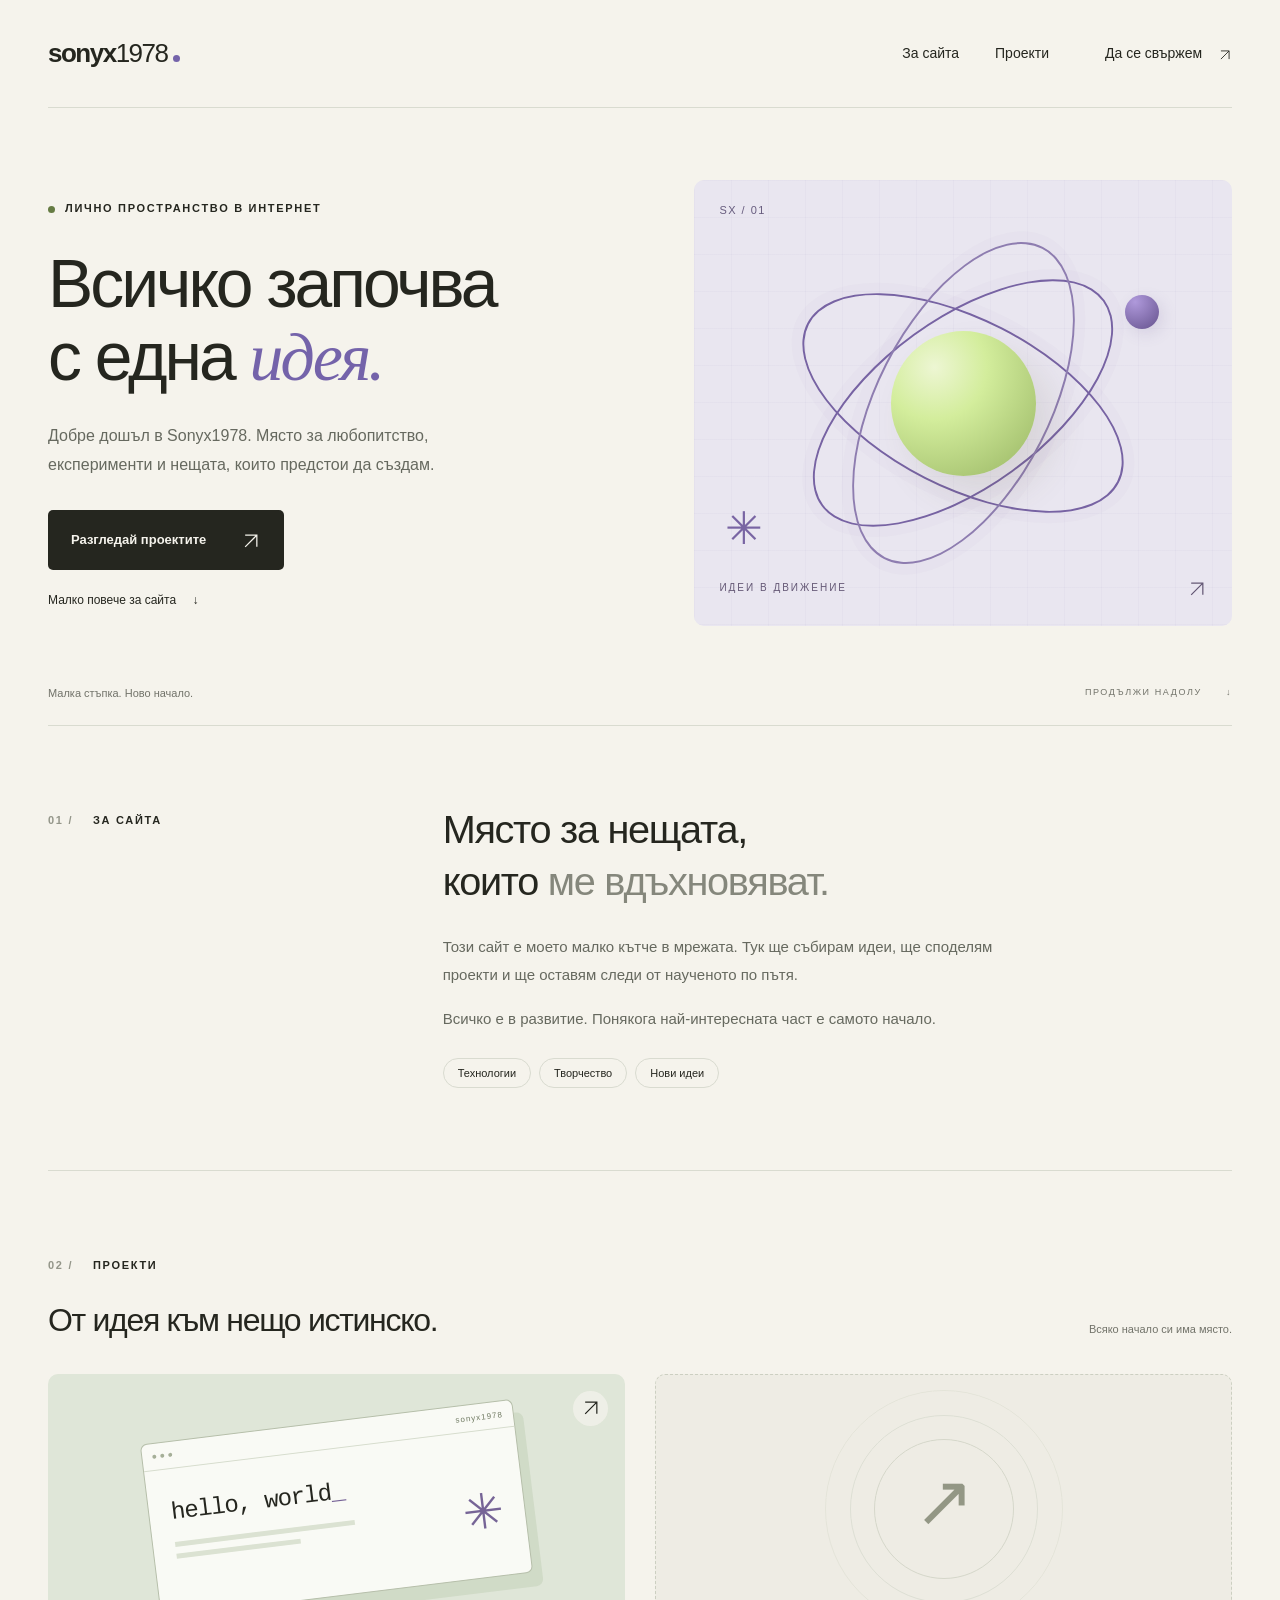
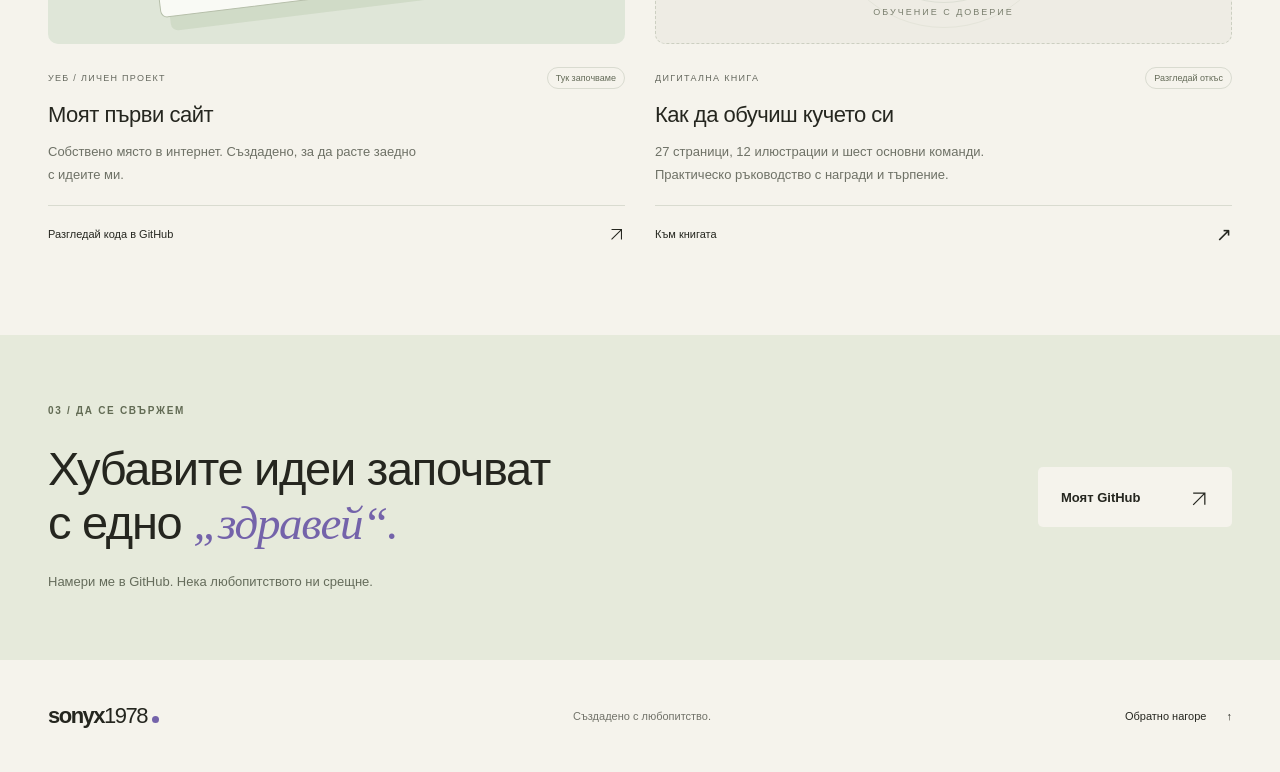
<file: index.html>
<!doctype html>
<html lang="bg">
  <head>
    <meta charset="UTF-8">
    <meta name="viewport" content="width=device-width, initial-scale=1">
    <meta name="description" content="Sonyx1978 — лично пространство за идеи, любопитство и нови проекти.">
    <meta name="theme-color" content="#f5f3ec">
    <title>Sonyx1978 — идеи в развитие</title>
    <link rel="icon" href="./favicon.svg" type="image/svg+xml">
    <link rel="stylesheet" href="./styles.css">
    <script src="./script.js" defer></script>
  </head>
  <body>
    <a class="skip-link" href="#main">Към съдържанието</a>
    <header class="site-header wrap">
      <a class="wordmark" href="#home" aria-label="Sonyx1978 — начало">sonyx<span>1978</span><span class="brand-dot" aria-hidden="true"></span></a>
      <button class="menu-toggle" type="button" aria-expanded="false" aria-controls="navigation" hidden>Меню <span aria-hidden="true">+</span></button>
      <nav id="navigation" aria-label="Основна навигация">
        <a href="#about">За сайта</a>
        <a href="#projects">Проекти</a>
        <a class="nav-contact" href="#contact">Да се свържем <span aria-hidden="true"><svg class="arrow-icon" aria-hidden="true" viewBox="0 0 24 24"><path d="M5 19 19 5M5 5h14v14"/></svg></span></a>
      </nav>
    </header>

    <main id="main">
      <section class="hero wrap" id="home" aria-labelledby="hero-title">
        <div class="hero-copy">
          <p class="eyebrow"><span class="status-dot" aria-hidden="true"></span> ЛИЧНО ПРОСТРАНСТВО В ИНТЕРНЕТ</p>
          <h1 id="hero-title">Всичко започва<br>с една <em>идея.</em></h1>
          <p class="hero-description">Добре дошъл в Sonyx1978. Място за любопитство, експерименти и нещата, които предстои да създам.</p>
          <a class="button button-dark" href="#projects">Разгледай проектите <span aria-hidden="true"><svg class="arrow-icon" aria-hidden="true" viewBox="0 0 24 24"><path d="M5 19 19 5M5 5h14v14"/></svg></span></a>
          <a class="text-link hero-link" href="#about">Малко повече за сайта <span aria-hidden="true">↓</span></a>
        </div>

        <div class="hero-art" role="img" aria-label="Абстрактна лилава орбита около зелено ядро — символ на идея в развитие">
          <div class="art-grid"></div>
          <span class="art-coordinate">SX / 01</span>
          <div class="orbit orbit-one"></div>
          <div class="orbit orbit-two"></div>
          <div class="orbit orbit-three"></div>
          <div class="orbit-core"></div>
          <div class="orbit-satellite"></div>
          <span class="art-spark">✳</span>
          <div class="art-caption"><span>ИДЕИ В ДВИЖЕНИЕ</span><span><svg class="arrow-icon" aria-hidden="true" viewBox="0 0 24 24"><path d="M5 19 19 5M5 5h14v14"/></svg></span></div>
        </div>
        <div class="hero-bottom"><span>Малка стъпка. Ново начало.</span><a href="#about">ПРОДЪЛЖИ НАДОЛУ <span aria-hidden="true">↓</span></a></div>
      </section>

      <section class="about wrap section" id="about" aria-labelledby="about-title">
        <div class="section-label"><span class="section-number">01 /</span> ЗА САЙТА</div>
        <div class="about-content">
          <h2 id="about-title">Място за нещата,<br>които <span class="muted">ме вдъхновяват.</span></h2>
          <p>Този сайт е моето малко кътче в мрежата. Тук ще събирам идеи, ще споделям проекти и ще оставям следи от наученото по пътя.</p>
          <p>Всичко е в развитие. Понякога най-интересната част е самото начало.</p>
          <div class="tags" aria-label="Теми"><span>Технологии</span><span>Творчество</span><span>Нови идеи</span></div>
        </div>
      </section>

      <section class="projects wrap section" id="projects" aria-labelledby="projects-title">
        <div class="section-heading"><div><div class="section-label"><span class="section-number">02 /</span> ПРОЕКТИ</div><h2 id="projects-title">От идея към нещо истинско.</h2></div><span class="small-note">Всяко начало си има място.</span></div>
        <div class="project-grid">
          <a class="project-card project-live" href="https://github.com/sonyx1978/sonyx1978" target="_blank" rel="noopener noreferrer" aria-label="Този сайт — разгледай кода в GitHub (нов раздел)">
            <div class="project-visual"><div class="mini-window"><div class="mini-toolbar"><i></i><i></i><i></i><span>sonyx1978</span></div><div class="mini-content"><span>hello, world<span class="cursor">_</span></span><div class="mini-line"></div><div class="mini-line short"></div><span class="mini-star">✳</span></div></div><span class="project-open" aria-hidden="true"><svg class="arrow-icon" aria-hidden="true" viewBox="0 0 24 24"><path d="M5 19 19 5M5 5h14v14"/></svg></span></div>
            <div class="project-meta"><span class="project-category">УЕБ / ЛИЧЕН ПРОЕКТ</span><span class="project-status">Тук започваме</span></div>
            <h3>Моят първи сайт</h3><p>Собствено място в интернет. Създадено, за да расте заедно с идеите ми.</p>
            <span class="project-link">Разгледай кода в GitHub <span aria-hidden="true"><svg class="arrow-icon" aria-hidden="true" viewBox="0 0 24 24"><path d="M5 19 19 5M5 5h14v14"/></svg></span></span>
          </a>
          <a class="project-card project-live" href="./kniga-kuche.html"><div class="next-visual" aria-hidden="true"><span class="next-cross" style="font-size:72px">↗</span><span class="next-orbit"></span><span class="next-label">ОБУЧЕНИЕ С ДОВЕРИЕ</span></div><div class="project-meta"><span class="project-category">ДИГИТАЛНА КНИГА</span><span class="project-status">Разгледай откъс</span></div><h3>Как да обучиш кучето си</h3><p>27 страници, 12 илюстрации и шест основни команди. Практическо ръководство с награди и търпение.</p><span class="project-link">Към книгата <span aria-hidden="true">↗</span></span></a>
        </div>
      </section>

      <section class="contact-section" id="contact" aria-labelledby="contact-title"><div class="wrap contact-inner"><div><p class="eyebrow">03 / ДА СЕ СВЪРЖЕМ</p><h2 id="contact-title">Хубавите идеи започват<br>с едно <em>„здравей“.</em></h2><p>Намери ме в GitHub. Нека любопитството ни срещне.</p></div><a class="button button-light" href="https://github.com/sonyx1978" target="_blank" rel="noopener noreferrer">Моят GitHub <span aria-hidden="true"><svg class="arrow-icon" aria-hidden="true" viewBox="0 0 24 24"><path d="M5 19 19 5M5 5h14v14"/></svg></span><span class="sr-only"> (нов раздел)</span></a></div></section>
    </main>

    <footer class="site-footer wrap"><a class="wordmark" href="#home">sonyx<span>1978</span><span class="brand-dot" aria-hidden="true"></span></a><span>Създадено с любопитство.</span><a class="text-link" href="#home">Обратно нагоре <span aria-hidden="true">↑</span></a></footer>
  </body>
</html>
</file>
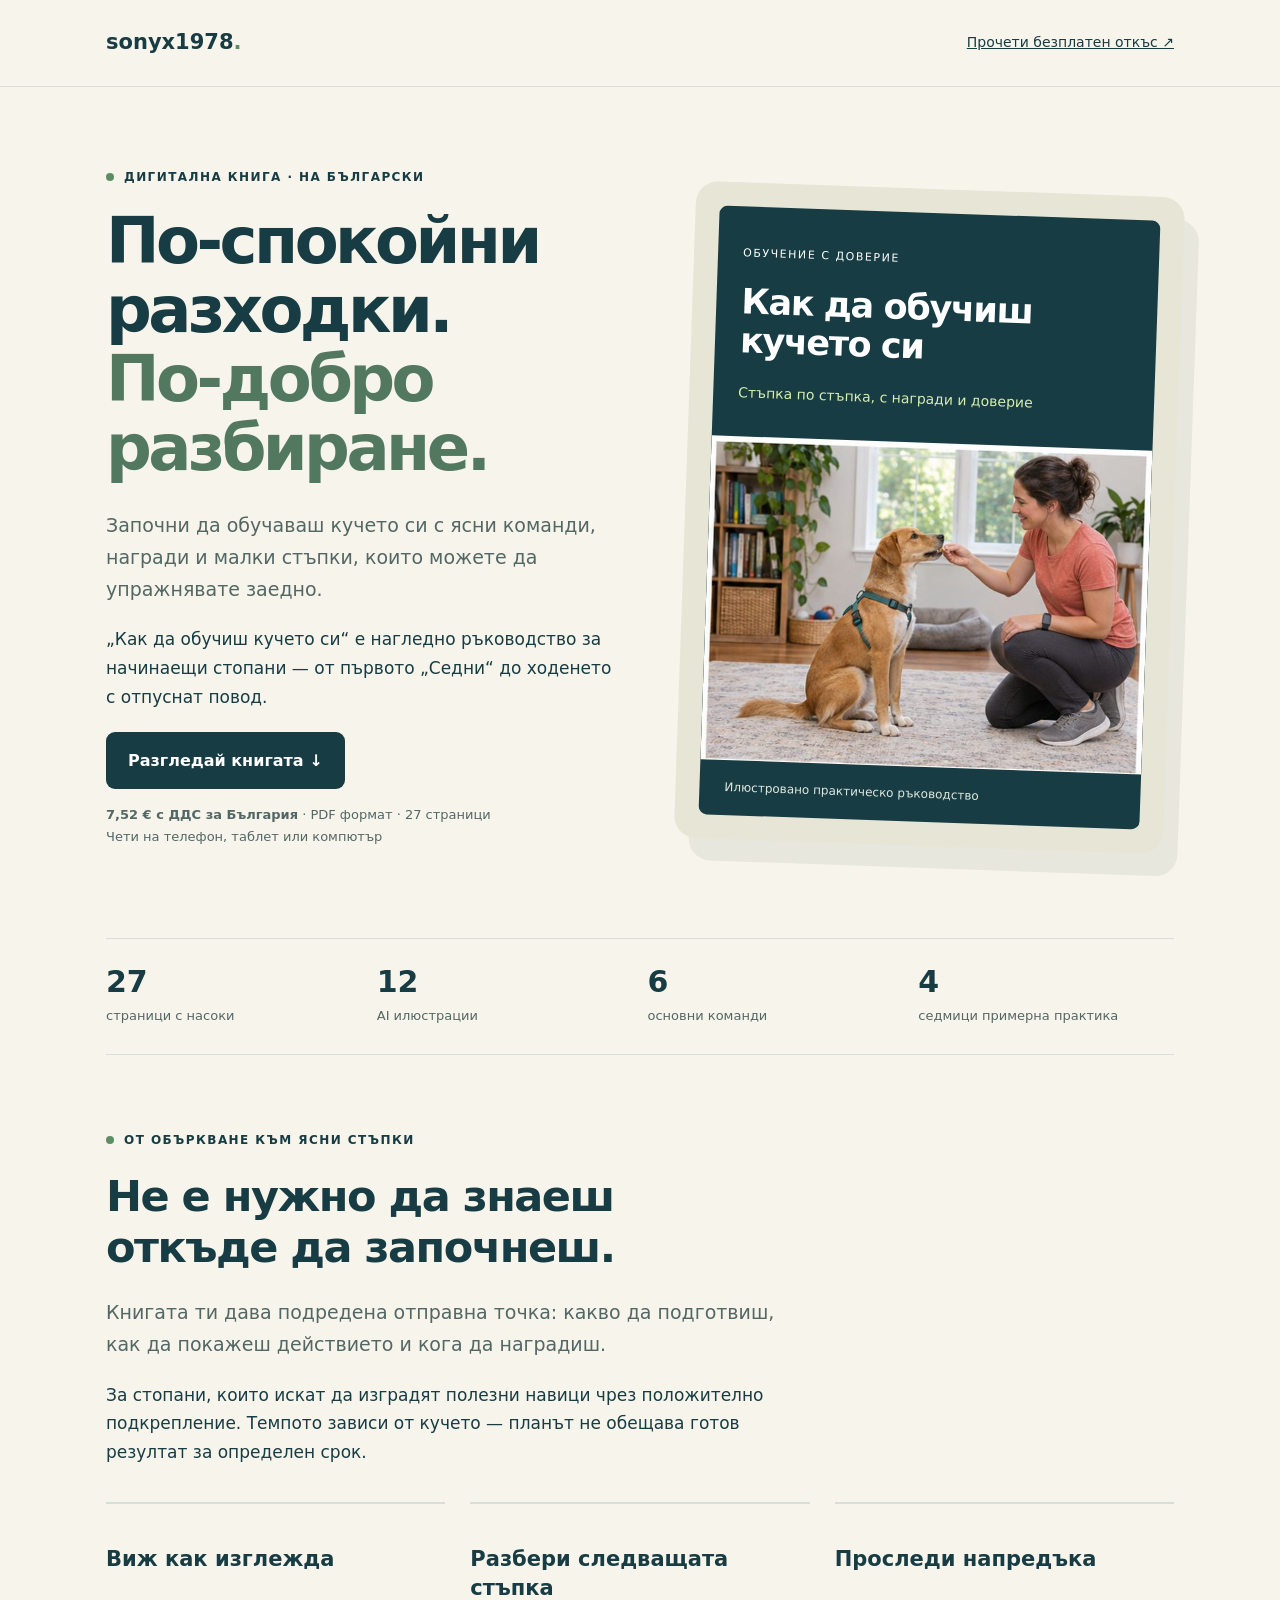
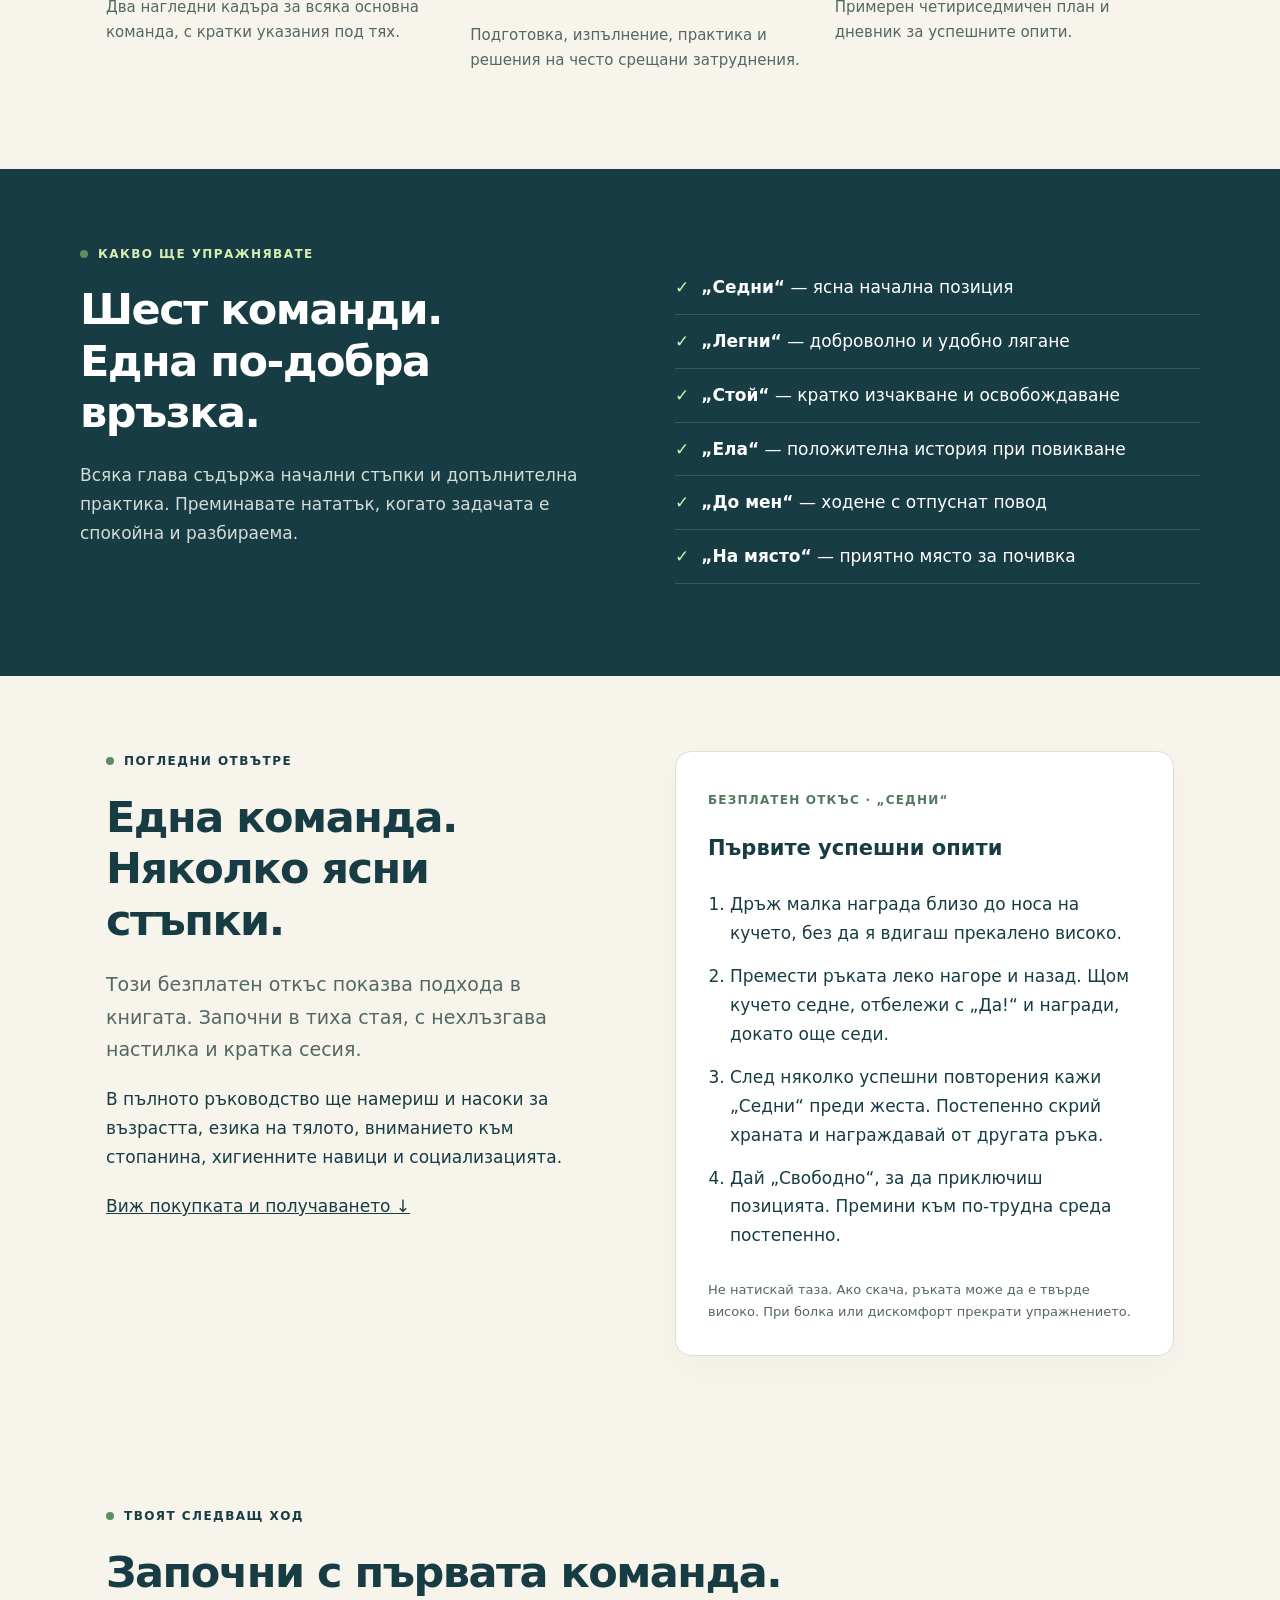
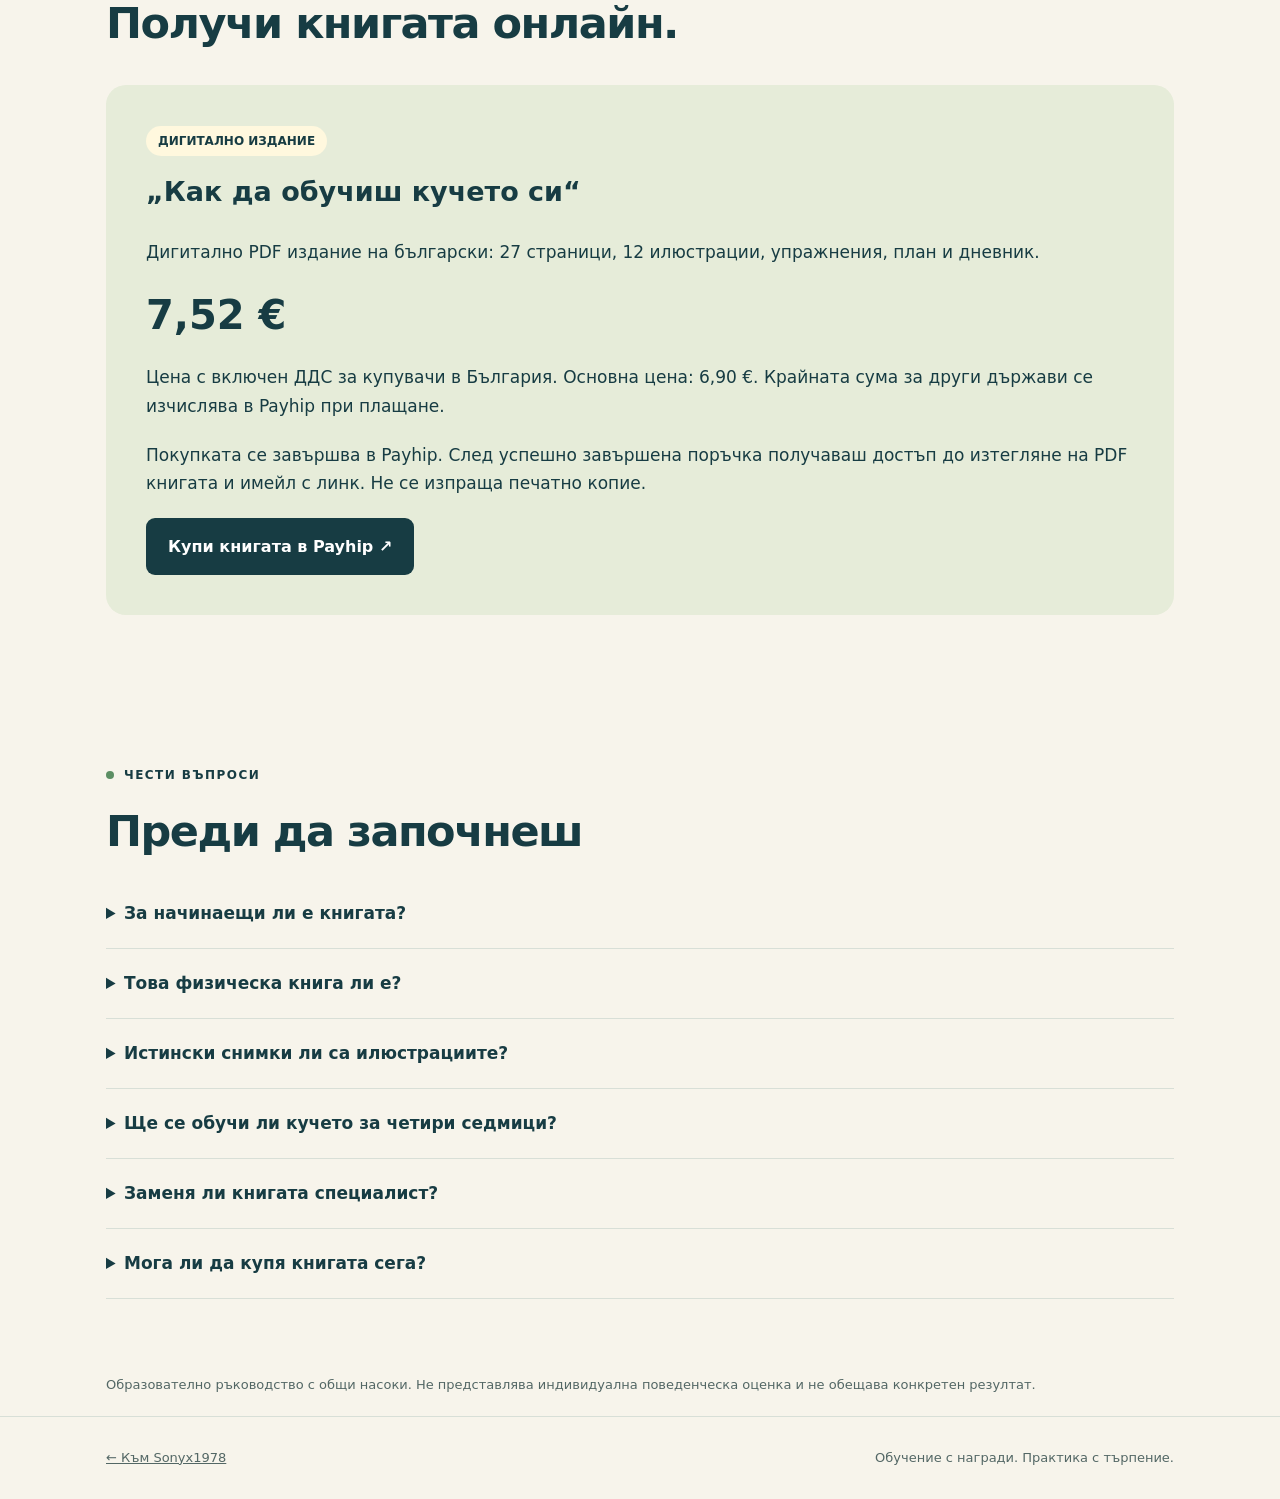
<file: kniga-kuche.html>
<!doctype html>
<html lang="bg"><head><meta charset="utf-8"><meta name="viewport" content="width=device-width,initial-scale=1"><title>Как да обучиш кучето си | Sonyx1978</title><meta name="description" content="Илюстрована дигитална книга на български: 6 основни команди, 12 нагледни илюстрации и план за практика. Разгледай безплатен откъс."><meta name="theme-color" content="#173c43"><link rel="icon" href="./favicon.svg"><style>
:root{--ink:#173c43;--paper:#f7f4eb;--muted:#536765;--line:#d8dfd7;--accent:#d8edb0}*{box-sizing:border-box}html{scroll-behavior:smooth;scroll-padding-top:30px}body{margin:0;background:var(--paper);color:var(--ink);font:17px/1.7 system-ui,-apple-system,sans-serif}a{color:inherit}.wrap{max-width:1120px;margin:auto;padding:0 26px}header{padding:25px 0;border-bottom:1px solid var(--line)}nav{display:flex;align-items:center;justify-content:space-between;gap:20px}.brand{text-decoration:none;font-weight:800;font-size:21px}.navlink{font-size:14px}.hero{display:grid;grid-template-columns:1.05fr 1fr;align-items:center;gap:65px;padding:80px 0 70px}.eyebrow{font-size:12px;font-weight:750;letter-spacing:.12em;text-transform:uppercase}.eyebrow:before{content:'';display:inline-block;background:#5c8e63;width:8px;height:8px;border-radius:50%;margin-right:10px}h1{font-size:clamp(40px,5.4vw,64px);line-height:1.08;letter-spacing:-.055em;margin:20px 0 25px}h1 em{font-style:normal;color:#527960}h2{font-size:clamp(29px,3.5vw,43px);line-height:1.2;letter-spacing:-.035em;margin:12px 0 22px}h3{font-size:21px;line-height:1.35}p{margin:0 0 20px}.lead{font-size:19px;color:var(--muted)}.button{display:inline-flex;padding:15px 22px;background:var(--ink);color:white;border-radius:9px;font-weight:700;text-decoration:none;border:0;font-size:16px;cursor:pointer}.button:focus-visible,a:focus-visible,summary:focus-visible{outline:3px solid #d99d47;outline-offset:5px}.quiet{font-size:13px;color:var(--muted);margin-top:15px}.book{background:#e6e5d6;padding:24px;border-radius:22px;transform:rotate(2deg);box-shadow:15px 22px 0 #173c4312}.book-inner{border-radius:8px;overflow:hidden;background:#173c43;color:white}.cover-top{padding:30px 25px}.cover-top span{font-size:11px;letter-spacing:.14em}.cover-top strong{display:block;font-size:35px;letter-spacing:-.04em;line-height:1.12;margin:17px 0}.cover-top small{color:#d8edb0;font-size:14px}.book img{display:block;width:100%;height:auto}.cover-bottom{padding:17px 25px;font-size:12px;color:#e0e8df}.stats{display:grid;grid-template-columns:repeat(4,1fr);border-top:1px solid var(--line);border-bottom:1px solid var(--line);padding:25px 0;gap:15px}.stats strong{font-size:30px;display:block;line-height:1.2}.stats span{font-size:13px;color:var(--muted)}section.content{padding:75px 0}.intro{max-width:700px}.grid{display:grid;grid-template-columns:repeat(3,1fr);gap:25px;margin-top:35px}.item{border-top:2px solid var(--line);padding-top:20px}.item small{font-size:12px;color:#527960}.item p{font-size:15px;color:var(--muted)}.dark{background:var(--ink);color:white}.dark .eyebrow{color:var(--accent)}.dark p{color:#d2ddd7}.split{display:grid;grid-template-columns:1fr 1fr;gap:70px;align-items:start}.check{list-style:none;padding:0}.check li{padding:12px 0;border-bottom:1px solid #ffffff25}.check li:before{content:'✓';margin-right:12px;color:var(--accent)}.excerpt{background:white;border:1px solid var(--line);border-radius:16px;padding:32px;box-shadow:0 15px 35px #173c4308}.excerpt .label{color:#527960;font-size:12px;letter-spacing:.1em;font-weight:750}.excerpt ol{padding-left:22px}.excerpt li{padding:7px 0}.excerpt footer{font-size:13px;color:var(--muted);margin-top:22px}.purchase{background:#e6ecd9;border-radius:20px;padding:40px;margin-top:35px}.purchase h3{font-size:27px;margin-top:0}.status{display:inline-block;background:#fff8de;padding:5px 12px;border-radius:99px;font-size:12px;font-weight:700;margin-bottom:18px}.faq details{padding:20px 0;border-bottom:1px solid var(--line)}summary{cursor:pointer;font-weight:700}.faq details p{margin-top:15px;font-size:15px;color:var(--muted)}.sitefooter{padding:30px 0;border-top:1px solid var(--line);font-size:13px;color:var(--muted)}.sitefooter div{display:flex;justify-content:space-between;gap:24px}.note{font-size:13px;color:var(--muted)}@media(max-width:760px){.hero{grid-template-columns:1fr;padding:45px 0;gap:40px}.book{max-width:440px;margin:auto;transform:none}.stats{grid-template-columns:repeat(2,1fr);row-gap:25px}.grid{grid-template-columns:1fr 1fr}.split{grid-template-columns:1fr;gap:30px}section.content{padding:48px 0}.purchase,.excerpt{padding:25px}.sitefooter div{display:block}.navlink{font-size:12px}}@media(max-width:420px){.grid{grid-template-columns:1fr}.wrap{padding:0 20px}}@media(prefers-reduced-motion:reduce){html{scroll-behavior:auto}}
</style></head><body><header><nav class="wrap"><a class="brand" href="./">sonyx1978<span style="color:#5c8e63">.</span></a><a class="navlink" href="#otkas">Прочети безплатен откъс ↗</a></nav></header>
<main><div class="wrap"><section class="hero"><div><p class="eyebrow">Дигитална книга · на български</p><h1>По-спокойни разходки.<br><em>По-добро разбиране.</em></h1><p class="lead">Започни да обучаваш кучето си с ясни команди, награди и малки стъпки, които можете да упражнявате заедно.</p><p>„Как да обучиш кучето си“ е нагледно ръководство за начинаещи стопани — от първото „Седни“ до ходенето с отпуснат повод.</p><a class="button" href="#otkas">Разгледай книгата ↓</a><p class="quiet"><strong>7,52 € с ДДС за България</strong> · PDF формат · 27 страници<br>Чети на телефон, таблет или компютър</p></div><div class="book"><div class="book-inner"><div class="cover-top"><span>ОБУЧЕНИЕ С ДОВЕРИЕ</span><strong>Как да обучиш<br>кучето си</strong><small>Стъпка по стъпка, с награди и доверие</small></div><img src="[data-uri]" alt="Фотореалистична AI илюстрация: стопанка награждава спокойно седнало куче" width="640" height="470"><div class="cover-bottom">Илюстровано практическо ръководство</div></div></div></section>
<div class="stats" aria-label="Какво съдържа книгата"><div><strong>27</strong><span>страници с насоки</span></div><div><strong>12</strong><span>AI илюстрации</span></div><div><strong>6</strong><span>основни команди</span></div><div><strong>4</strong><span>седмици примерна практика</span></div></div>
<section class="content"><div class="intro"><p class="eyebrow">От объркване към ясни стъпки</p><h2>Не е нужно да знаеш<br>откъде да започнеш.</h2><p class="lead">Книгата ти дава подредена отправна точка: какво да подготвиш, как да покажеш действието и кога да наградиш.</p><p>За стопани, които искат да изградят полезни навици чрез положително подкрепление. Темпото зависи от кучето — планът не обещава готов резултат за определен срок.</p></div><div class="grid"><div class="item"><h3>Виж как изглежда</h3><p>Два нагледни кадъра за всяка основна команда, с кратки указания под тях.</p></div><div class="item"><h3>Разбери следващата стъпка</h3><p>Подготовка, изпълнение, практика и решения на често срещани затруднения.</p></div><div class="item"><h3>Проследи напредъка</h3><p>Примерен четириседмичен план и дневник за успешните опити.</p></div></div></section></div>
<div class="dark"><section class="content wrap split"><div><p class="eyebrow">Какво ще упражнявате</p><h2>Шест команди.<br>Една по-добра връзка.</h2><p>Всяка глава съдържа начални стъпки и допълнителна практика. Преминавате нататък, когато задачата е спокойна и разбираема.</p></div><ul class="check"><li><strong>„Седни“</strong> — ясна начална позиция</li><li><strong>„Легни“</strong> — доброволно и удобно лягане</li><li><strong>„Стой“</strong> — кратко изчакване и освобождаване</li><li><strong>„Ела“</strong> — положителна история при повикване</li><li><strong>„До мен“</strong> — ходене с отпуснат повод</li><li><strong>„На място“</strong> — приятно място за почивка</li></ul></section></div>
<div class="wrap"><section class="content split" id="otkas"><div><p class="eyebrow">Погледни отвътре</p><h2>Една команда.<br>Няколко ясни стъпки.</h2><p class="lead">Този безплатен откъс показва подхода в книгата. Започни в тиха стая, с нехлъзгава настилка и кратка сесия.</p><p>В пълното ръководство ще намериш и насоки за възрастта, езика на тялото, вниманието към стопанина, хигиенните навици и социализацията.</p><a href="#poluchavane">Виж покупката и получаването ↓</a></div><article class="excerpt"><span class="label">БЕЗПЛАТЕН ОТКЪС · „СЕДНИ“</span><h3>Първите успешни опити</h3><ol><li>Дръж малка награда близо до носа на кучето, без да я вдигаш прекалено високо.</li><li>Премести ръката леко нагоре и назад. Щом кучето седне, отбележи с „Да!“ и награди, докато още седи.</li><li>След няколко успешни повторения кажи „Седни“ преди жеста. Постепенно скрий храната и награждавай от другата ръка.</li><li>Дай „Свободно“, за да приключиш позицията. Премини към по-трудна среда постепенно.</li></ol><footer>Не натискай таза. Ако скача, ръката може да е твърде високо. При болка или дискомфорт прекрати упражнението.</footer></article></section>
<section class="content" id="poluchavane"><p class="eyebrow">Твоят следващ ход</p><h2>Започни с първата команда.<br>Получи книгата онлайн.</h2><div class="purchase"><span class="status">ДИГИТАЛНО ИЗДАНИЕ</span><h3>„Как да обучиш кучето си“</h3><p>Дигитално PDF издание на български: 27 страници, 12 илюстрации, упражнения, план и дневник.</p><p style="font-size:40px;font-weight:800;line-height:1.2;margin:24px 0" aria-label="Цена за България 7 евро и 52 цента с ДДС">7,52 €</p><p>Цена с включен ДДС за купувачи в България. Основна цена: 6,90 €. Крайната сума за други държави се изчислява в Payhip при плащане.</p><p>Покупката се завършва в Payhip. След успешно завършена поръчка получаваш достъп до изтегляне на PDF книгата и имейл с линк. Не се изпраща печатно копие.</p><a class="button" href="https://payhip.com/b/uVpxv">Купи книгата в Payhip ↗</a></div></section>
<section class="content faq"><p class="eyebrow">Чести въпроси</p><h2>Преди да започнеш</h2><details><summary>За начинаещи ли е книгата?</summary><p>Да. Обясненията започват с подготовката, наградите и кратките сесии. Има насоки за кученца, подрастващи, възрастни и по-възрастни кучета.</p></details><details><summary>Това физическа книга ли е?</summary><p>Не. Изданието е дигитален PDF файл, който може да се чете на телефон, таблет или компютър. Не се изпраща печатно копие.</p></details><details><summary>Истински снимки ли са илюстрациите?</summary><p>Илюстрациите са фотореалистични изображения, създадени с AI. Те показват примерни позиции; последователността на упражненията е описана в текста.</p></details><details><summary>Ще се обучи ли кучето за четири седмици?</summary><p>Не може да се гарантира срок. Четириседмичният план е примерна организация на практиката. Напредъкът зависи от кучето, средата и последователността на упражненията.</p></details><details><summary>Заменя ли книгата специалист?</summary><p>Не. При болка, хапане, силен страх, паника или внезапна промяна в поведението потърси ветеринарен лекар и квалифициран специалист, който работи с награди.</p></details><details><summary>Мога ли да купя книгата сега?</summary><p>Да. Бутонът „Купи книгата в Payhip“ води към продуктовата страница. За България показаната крайна цена е 7,52 € с ДДС. Провери окончателната сума преди плащане. След завършена поръчка Payhip предоставя страницата за изтегляне и изпраща имейл с линк.</p></details></section><p class="note">Образователно ръководство с общи насоки. Не представлява индивидуална поведенческа оценка и не обещава конкретен резултат.</p></div></main>
<footer class="sitefooter"><div class="wrap"><a href="./">← Към Sonyx1978</a><span>Обучение с награди. Практика с търпение.</span></div></footer></body></html>
</file>
<file: styles.css>
:root {
  --paper:#f5f3ec;
  --ink:#25261f;
  --muted:#72736a;
  --line:#d9dbd0;
  --purple:#7463aa;
  --green:#d3ed9c;
  --radius:10px;
  font-family:Arial,Helvetica,sans-serif;
  color:var(--ink);
  background:var(--paper);
  font-synthesis:none;
  scroll-behavior:smooth;
  scroll-padding-top:28px
}
* {
  box-sizing:border-box
}
body {
  margin:0
}
a {
  color:inherit;
  text-decoration:none
}
button {
  font:inherit
}
a,button {
  -webkit-tap-highlight-color:transparent
}
a:focus-visible,button:focus-visible {
  outline:3px solid #675093;
  outline-offset:6px
}
::selection {
  background:var(--green);
  color:var(--ink)
}
.wrap {
  max-width:1232px;
  width:calc(100% - 96px);
  margin-inline:auto
}
.site-header {
  min-height:108px;
  display:flex;
  align-items:center;
  justify-content:space-between;
  border-bottom:1px solid var(--line);
  gap:24px
}
.wordmark {
  display:inline-flex;
  align-items:baseline;
  font-size:26px;
  font-weight:800;
  letter-spacing:-1.5px
}
.wordmark>span:first-child {
  font-weight:400
}
.brand-dot {
  display:inline-block;
  width:7px;
  height:7px;
  background:var(--purple);
  border-radius:50%;
  margin-left:5px
}
.site-header nav {
  display:flex;
  align-items:center;
  gap:36px;
  font-size:14px
}
.site-header nav>a {
  padding:10px 0
}
.site-header nav>a:hover,.text-link:hover {
  color:#675093
}
.nav-contact {
  margin-left:20px
}
.nav-contact span {
  margin-left:12px
}
.menu-toggle {
  display:none;
  border:0;
  background:transparent;
  padding:10px 0;
  cursor:pointer
}
.hero {
  padding-top:72px;
  display:grid;
  grid-template-columns:1.1fr 1fr;
  column-gap:55px;
  align-items:center
}
.eyebrow,.section-label {
  font-size:11px;
  letter-spacing:1.7px;
  font-weight:600;
  line-height:1.8
}
.eyebrow {
  display:flex;
  align-items:center;
  gap:10px;
  margin:0 0 28px
}
.status-dot {
  width:7px;
  height:7px;
  background:#657b43;
  border-radius:50%
}
h1 {
  font-size:clamp(46px,5.3vw,75px);
  line-height:1.08;
  letter-spacing:-3px;
  font-weight:500;
  margin:0 0 26px
}
em {
  font-family:Georgia,'Times New Roman',serif;
  font-weight:400;
  color:var(--purple)
}
.hero-description {
  color:#66695f;
  font-size:16px;
  line-height:1.85;
  max-width:410px;
  margin:0 0 30px
}
.button {
  display:inline-flex;
  align-items:center;
  justify-content:space-between;
  gap:35px;
  padding:18px 23px;
  border-radius:5px;
  font-size:13px;
  font-weight:600;
  transition:background .2s,transform .2s
}
.button:hover {
  transform:translateY(-3px)
}
.button-dark {
  background:var(--ink);
  color:var(--paper)
}
.button-dark:hover {
  background:#454238
}
.button span[aria-hidden] {
  font-size:21px;
  font-weight:400
}
.text-link {
  font-size:12px
}
.hero-link {
  display:block;
  width:fit-content;
  margin-top:23px
}
.hero-link span {
  margin-left:13px
}
.hero-art {
  position:relative;
  isolation:isolate;
  height:446px;
  background:#e9e6f0;
  border-radius:var(--radius);
  overflow:hidden;
  display:grid;
  place-items:center
}
.art-grid {
  position:absolute;
  inset:0;
  background-image:linear-gradient(#796a9a0a 1px,transparent 1px),linear-gradient(90deg,#796a9a0a 1px,transparent 1px);
  background-size:37px 37px
}
.art-coordinate {
  position:absolute;
  left:25px;
  top:24px;
  font-size:11px;
  letter-spacing:1.5px;
  color:#675c7e
}
.orbit {
  position:absolute;
  border:2px solid #7763a3;
  border-radius:50%;
  width:350px;
  height:170px;
  transform:rotate(-36deg);
  box-shadow:0 0 0 11px #7463aa08
}
.orbit-two {
  transform:rotate(27deg)
}
.orbit-three {
  width:175px;
  height:350px;
  transform:rotate(27deg);
  border-color:#8e7db0
}
.orbit-core {
  width:145px;
  height:145px;
  border-radius:50%;
  background:radial-gradient(circle at 30% 25%,#edf6d3 0,#d3ed9c 35%,#97b462 100%);
  box-shadow:18px 20px 36px #62573c1f;
  z-index:1
}
.orbit-satellite {
  position:absolute;
  top:115px;
  right:73px;
  width:34px;
  height:34px;
  border-radius:50%;
  background:radial-gradient(circle at 30% 20%,#af99db,#65528d);
  box-shadow:4px 5px 15px #67509325;
  z-index:2
}
.art-spark {
  position:absolute;
  left:31px;
  bottom:71px;
  font-size:45px;
  color:#7965a3
}
.art-caption {
  position:absolute;
  bottom:23px;
  left:25px;
  right:25px;
  display:flex;
  align-items:center;
  justify-content:space-between;
  font-size:10px;
  letter-spacing:2px;
  color:#655976
}
.art-caption span:last-child {
  font-size:26px
}
.hero-bottom {
  grid-column:1/-1;
  display:flex;
  justify-content:space-between;
  padding:36px 0 26px;
  border-bottom:1px solid var(--line);
  margin-top:25px;
  color:var(--muted);
  font-size:11px
}
.hero-bottom a {
  font-size:9px;
  letter-spacing:1.6px
}
.hero-bottom a span {
  margin-left:20px
}
.section {
  padding-top:85px;
  padding-bottom:82px
}
.section-number {
  color:#94968a;
  margin-right:15px
}
.about {
  display:grid;
  grid-template-columns:1fr 2fr;
  border-bottom:1px solid var(--line)
}
h2 {
  font-size:clamp(28px,3.1vw,41px);
  line-height:1.3;
  font-weight:500;
  letter-spacing:-1.3px;
  margin:0 0 26px
}
.about h2 {
  margin-top:-7px
}
.muted {
  color:#85877c
}
.about p {
  font-size:15px;
  color:#66695f;
  max-width:560px;
  line-height:1.85;
  margin:0 0 16px
}
.tags {
  display:flex;
  flex-wrap:wrap;
  gap:8px;
  margin-top:26px
}
.tags span {
  border:1px solid var(--line);
  border-radius:30px;
  font-size:11px;
  padding:8px 14px
}
.section-heading {
  display:flex;
  align-items:flex-end;
  justify-content:space-between;
  gap:25px;
  margin-bottom:32px
}
.section-heading .section-label {
  margin-bottom:24px
}
.section-heading h2 {
  margin-bottom:0;
  font-size:32px
}
.small-note {
  font-size:11px;
  color:var(--muted);
  padding-bottom:7px
}
.project-grid {
  display:grid;
  grid-template-columns:1fr 1fr;
  gap:30px
}
.project-visual,.next-visual {
  height:270px;
  border-radius:var(--radius);
  position:relative;
  display:grid;
  place-items:center;
  overflow:hidden
}
.project-visual {
  background:#dfe6d8
}
.mini-window {
  width:65%;
  height:175px;
  background:#f9faf5;
  transform:rotate(-7deg);
  border:1px solid #b6bfaa;
  border-radius:7px;
  box-shadow:9px 14px 0 #b7c6ab60;
  transition:transform .3s
}
.project-live:hover .mini-window {
  transform:rotate(-2deg) translateY(-4px)
}
.mini-toolbar {
  display:flex;
  align-items:center;
  height:27px;
  padding:0 10px;
  border-bottom:1px solid #d7ddce;
  gap:4px
}
.mini-toolbar i {
  width:4px;
  height:4px;
  border-radius:50%;
  background:#a5af98
}
.mini-toolbar>span {
  font-size:8px;
  color:#6f7961;
  margin-left:auto;
  letter-spacing:1px
}
.mini-content {
  padding:30px 22px;
  position:relative
}
.mini-content>span:first-child {
  font-family:monospace;
  font-size:clamp(17px,2vw,24px);
  letter-spacing:-1px
}
.cursor {
  color:#756196
}
.mini-line {
  background:#dbe2d2;
  height:5px;
  width:55%;
  margin-top:16px
}
.mini-line.short {
  width:38%;
  margin-top:7px
}
.mini-star {
  position:absolute;
  right:21px;
  bottom:11px;
  font-size:49px;
  color:#766496
}
.project-open {
  position:absolute;
  right:17px;
  top:17px;
  background:#f5f3ecbd;
  border-radius:50%;
  width:35px;
  height:35px;
  display:grid;
  place-items:center;
  font-size:21px
}
.project-meta {
  display:flex;
  justify-content:space-between;
  align-items:center;
  margin:23px 0 13px;
  gap:10px
}
.project-category {
  font-size:9px;
  letter-spacing:1.3px;
  color:#66695f
}
.project-status {
  font-size:9px;
  border:1px solid var(--line);
  padding:5px 8px;
  border-radius:20px;
  color:#646b58
}
h3 {
  font-size:22px;
  font-weight:500;
  letter-spacing:-.5px;
  margin:0 0 12px
}
.project-card>p {
  font-size:13px;
  line-height:1.8;
  color:#6e7166;
  max-width:370px;
  margin:0 0 18px
}
.project-link,.coming-soon {
  display:flex;
  justify-content:space-between;
  align-items:center;
  border-top:1px solid var(--line);
  padding-top:17px;
  font-size:11px
}
.project-link>span {
  font-size:19px
}
.next-visual {
  background:#eeece4;
  border:1px dashed #cccfc1
}
.next-cross {
  font-size:84px;
  color:#939785;
  font-weight:200;
  z-index:1;
  line-height:1;
  transform:translateY(-8px)
}
.next-orbit {
  position:absolute;
  width:140px;
  height:140px;
  border-radius:50%;
  border:1px solid #d5d7ca
}
.next-orbit:before,.next-orbit:after {
  content:'';
  position:absolute;
  inset:-25px;
  border:1px solid #dddfd4;
  border-radius:50%
}
.next-orbit:after {
  inset:-50px;
  border-color:#e4e4d9
}
.next-label {
  position:absolute;
  bottom:26px;
  font-size:9px;
  letter-spacing:2px;
  color:#7a7f6e
}
.coming-soon {
  color:#777d6a
}
.coming-soon span {
  font-size:20px;
  line-height:1
}
.contact-section {
  background:#e6eadb;
  margin-top:7px
}
.contact-inner {
  padding-block:67px;
  display:flex;
  align-items:center;
  justify-content:space-between;
  gap:30px
}
.contact-inner .eyebrow {
  font-size:10px;
  margin-bottom:22px;
  color:#626b54
}
.contact-inner h2 {
  font-size:clamp(31px,3.7vw,47px);
  margin-bottom:20px;
  line-height:1.15
}
.contact-inner p:last-child {
  font-size:13px;
  color:#656c5b;
  line-height:1.8;
  margin:0
}
.button-light {
  background:var(--paper);
  white-space:nowrap;
  min-width:194px
}
.button-light:hover {
  background:#fff
}
.site-footer {
  min-height:112px;
  display:flex;
  align-items:center;
  justify-content:space-between;
  gap:20px
}
.site-footer .wordmark {
  font-size:22px
}
.site-footer>span {
  font-size:11px;
  color:var(--muted)
}
.site-footer .text-link {
  font-size:11px
}
.site-footer .text-link span {
  margin-left:17px
}
.skip-link {
  position:fixed;
  top:10px;
  left:10px;
  background:var(--ink);
  color:white;
  padding:14px;
  z-index:20;
  transform:translateY(-160%)
}
.skip-link:focus {
  transform:translateY(0)
}
.sr-only {
  position:absolute;
  width:1px;
  height:1px;
  padding:0;
  margin:-1px;
  overflow:hidden;
  clip:rect(0,0,0,0);
  white-space:nowrap;
  border:0
}
@media(min-width:1450px) {
  .hero {
    padding-top:85px
  }
  .hero-art {
    height:480px
  }
}
@media(max-width:1000px) {
  .wrap {
    width:calc(100% - 56px)
  }
  .hero {
    gap:30px;
    padding-top:50px
  }
  .hero-art {
    height:390px
  }
  .orbit {
    width:290px;
    height:145px
  }
  .orbit-three {
    width:145px;
    height:290px
  }
  .orbit-core {
    width:120px;
    height:120px
  }
  .orbit-satellite {
    right:44px;
    top:101px
  }
  h1 {
    letter-spacing:-2px
  }
  .hero-description {
    font-size:14px
  }
  .about {
    grid-template-columns:1fr 2fr;
    gap:25px
  }
  .section-heading h2 {
    font-size:28px
  }
  .small-note {
    display:none
  }
  .mini-window {
    width:77%
  }
  .project-visual,.next-visual {
    height:240px
  }
  .project-meta {
    align-items:flex-start
  }
  .project-status {
    font-size:8px;
    white-space:nowrap
  }
  .site-header nav {
    gap:23px
  }
  .nav-contact {
    margin-left:0
  }
}
@media(max-width:700px) {
  :root {
    scroll-padding-top:18px
  }
  .wrap {
    width:calc(100% - 40px)
  }
  .site-header {
    min-height:82px;
    flex-wrap:wrap;
    gap:0;
    position:relative
  }
  .wordmark {
    font-size:24px
  }
  .menu-toggle:not([hidden]) {
    display:flex;
    align-items:center;
    gap:15px;
    font-size:13px
  }
  .menu-toggle span {
    font-size:23px
  }
  .site-header nav {
    width:100%;
    justify-content:space-between;
    font-size:12px;
    gap:15px;
    padding-bottom:14px
  }
  .site-header nav[hidden] {
    display:none
  }
  .hero {
    display:flex;
    flex-direction:column;
    align-items:stretch;
    gap:0;
    padding-top:43px
  }
  .eyebrow {
    font-size:9px;
    letter-spacing:1.1px;
    margin-bottom:23px
  }
  h1 {
    font-size:clamp(43px,9.4vw,64px);
    line-height:1.1;
    letter-spacing:-1.9px;
    margin-bottom:24px
  }
  .hero-description {
    font-size:15px;
    max-width:450px;
    margin-bottom:27px
  }
  .hero-copy .button {
    font-size:12px;
    padding:16px 20px;
    gap:38px
  }
  .hero-link {
    margin-top:22px
  }
  .hero-art {
    height:350px;
    margin-top:37px
  }
  .orbit {
    width:285px;
    height:140px
  }
  .orbit-three {
    width:140px;
    height:285px
  }
  .orbit-satellite {
    right:calc(50% - 124px);
    top:88px
  }
  .hero-bottom {
    margin-top:0;
    padding:24px 0;
    gap:20px;
    font-size:10px
  }
  .hero-bottom a {
    font-size:8px;
    letter-spacing:1px;
    white-space:nowrap
  }
  .hero-bottom a span {
    margin-left:6px
  }
  .section {
    padding-top:54px;
    padding-bottom:51px
  }
  .about {
    display:block
  }
  .section-label {
    font-size:10px;
    letter-spacing:1.5px
  }
  .about-content {
    margin-top:27px
  }
  .about h2 {
    font-size:30px;
    letter-spacing:-1px;
    margin-bottom:22px
  }
  .about p {
    font-size:14px
  }
  .section-heading {
    margin-bottom:25px
  }
  .section-heading .section-label {
    margin-bottom:22px
  }
  .section-heading h2 {
    font-size:28px;
    max-width:300px
  }
  .project-grid {
    grid-template-columns:1fr;
    gap:37px
  }
  .project-visual,.next-visual {
    height:270px
  }
  .mini-window {
    width:70%
  }
  .mini-content>span:first-child {
    font-size:23px
  }
  .project-card>p {
    max-width:none
  }
  .project-meta {
    margin-top:20px
  }
  .project-category {
    font-size:9px
  }
  .project-status {
    font-size:9px
  }
  .contact-inner {
    padding-block:47px;
    align-items:flex-start;
    flex-direction:column;
    gap:27px
  }
  .contact-inner h2 {
    font-size:35px;
    letter-spacing:-1px
  }
  .contact-inner p:last-child {
    max-width:260px
  }
  .button-light {
    min-width:190px;
    padding:15px 20px;
    font-size:12px
  }
  .site-footer {
    padding-block:27px;
    min-height:120px;
    flex-wrap:wrap;
    gap:22px
  }
  .site-footer .wordmark {
    width:100%;
    font-size:22px
  }
  .site-footer>span {
    font-size:10px
  }
  .site-footer .text-link {
    font-size:10px
  }
}
@media(prefers-reduced-motion:reduce) {
  :root {
    scroll-behavior:auto
  }
  *,*::before,*::after {
    transition:none!important
  }
}
.arrow-icon {
  width:20px;
  height:20px;
  flex-shrink:0;
  vertical-align:middle;
  stroke:currentColor;
  stroke-width:1.5;
  fill:none
}
.nav-contact .arrow-icon {
  width:14px;
  height:14px
}
.project-link .arrow-icon {
  width:17px;
  height:17px
}
</file>
